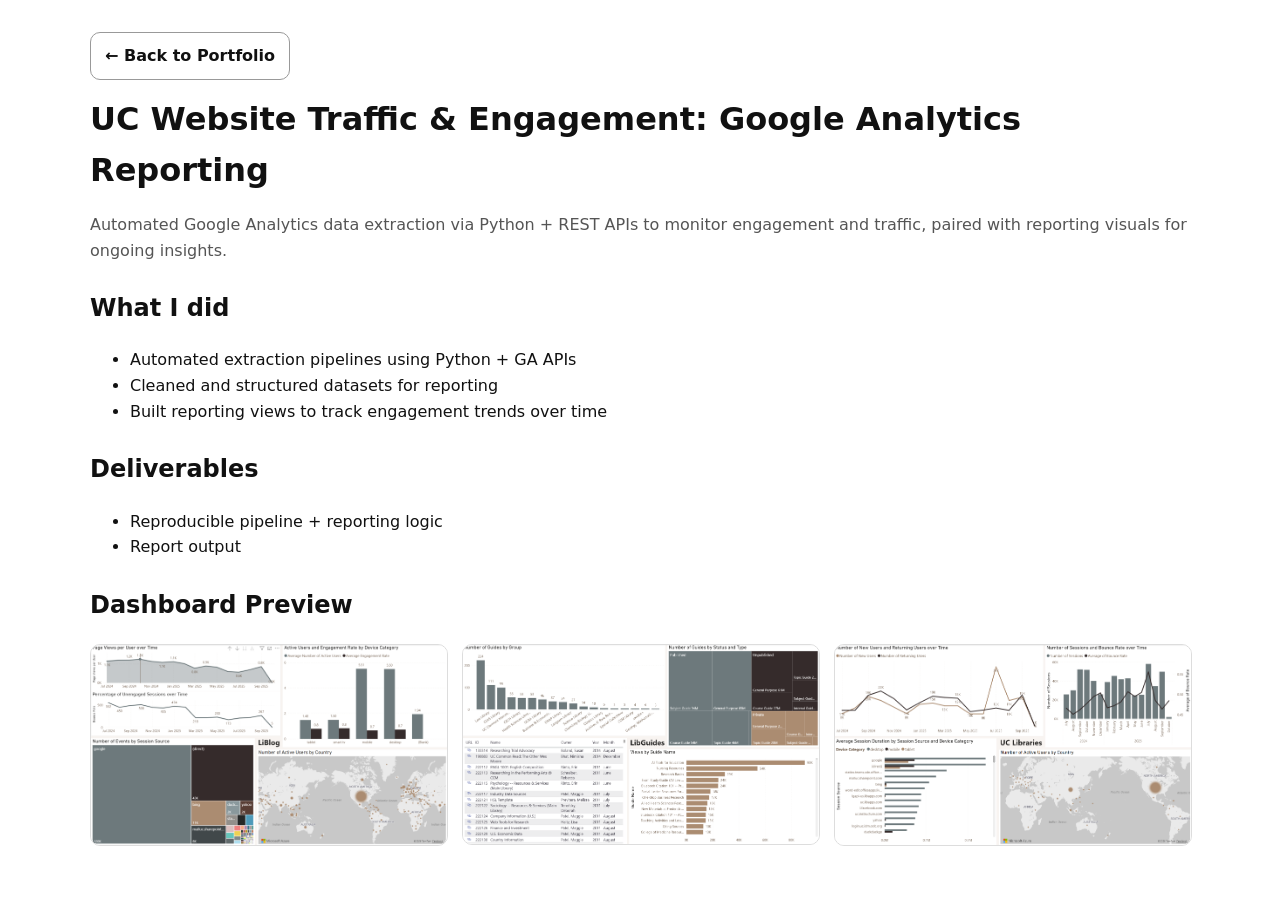
<file: static/projects/ga/index.html>
<!doctype html>
<html lang="en">
<head>
  <meta charset="utf-8" />
  <meta name="viewport" content="width=device-width,initial-scale=1" />
  <title>UC Website Traffic & Engagement: Google Analytics Reporting</title>
  <style>
    body{font-family:system-ui,-apple-system,Segoe UI,Roboto,Arial,sans-serif;max-width:1100px;margin:32px auto;padding:0 16px;line-height:1.6;color:#111;background:#fff}
    .top{display:flex;gap:12px;align-items:center;flex-wrap:wrap}
    .btn{display:inline-block;padding:10px 14px;border:1px solid #999;border-radius:10px;text-decoration:none;font-weight:600;color:inherit}
    .muted{color:#555}
    h1{margin:14px 0 6px}
    h2{margin-top:26px}
    .grid{display:grid;grid-template-columns:repeat(auto-fit,minmax(300px,1fr));gap:16px}
    img{width:100%;border:1px solid #ddd;border-radius:10px}
    a{color:#0b57d0}
  </style>
</head>
<body>
  <div class="top">
    <a class="btn" href="/">← Back to Portfolio</a>
  </div>

  <h1>UC Website Traffic & Engagement: Google Analytics Reporting</h1>
  <p class="muted">Automated Google Analytics data extraction via Python + REST APIs to monitor engagement and traffic, paired with reporting visuals for ongoing insights.</p>

  <h2>What I did</h2>
  <ul>
    <li>Automated extraction pipelines using Python + GA APIs</li>
    <li>Cleaned and structured datasets for reporting</li>
    <li>Built reporting views to track engagement trends over time</li>
  </ul>

  <h2>Deliverables</h2>
  <ul>
    <li>Reproducible pipeline + reporting logic</li>
    <li>Report output</li>
  </ul>

  <h2>Dashboard Preview</h2>
  <div class="grid">
    <img src="img/ga.png" alt="GA dashboard screenshot">
    <img src="img/ga1.png" alt="GA dashboard screenshot">
    <img src="img/ga2.png" alt="GA dashboard screenshot">
  </div>
</body>
</html>
</file>
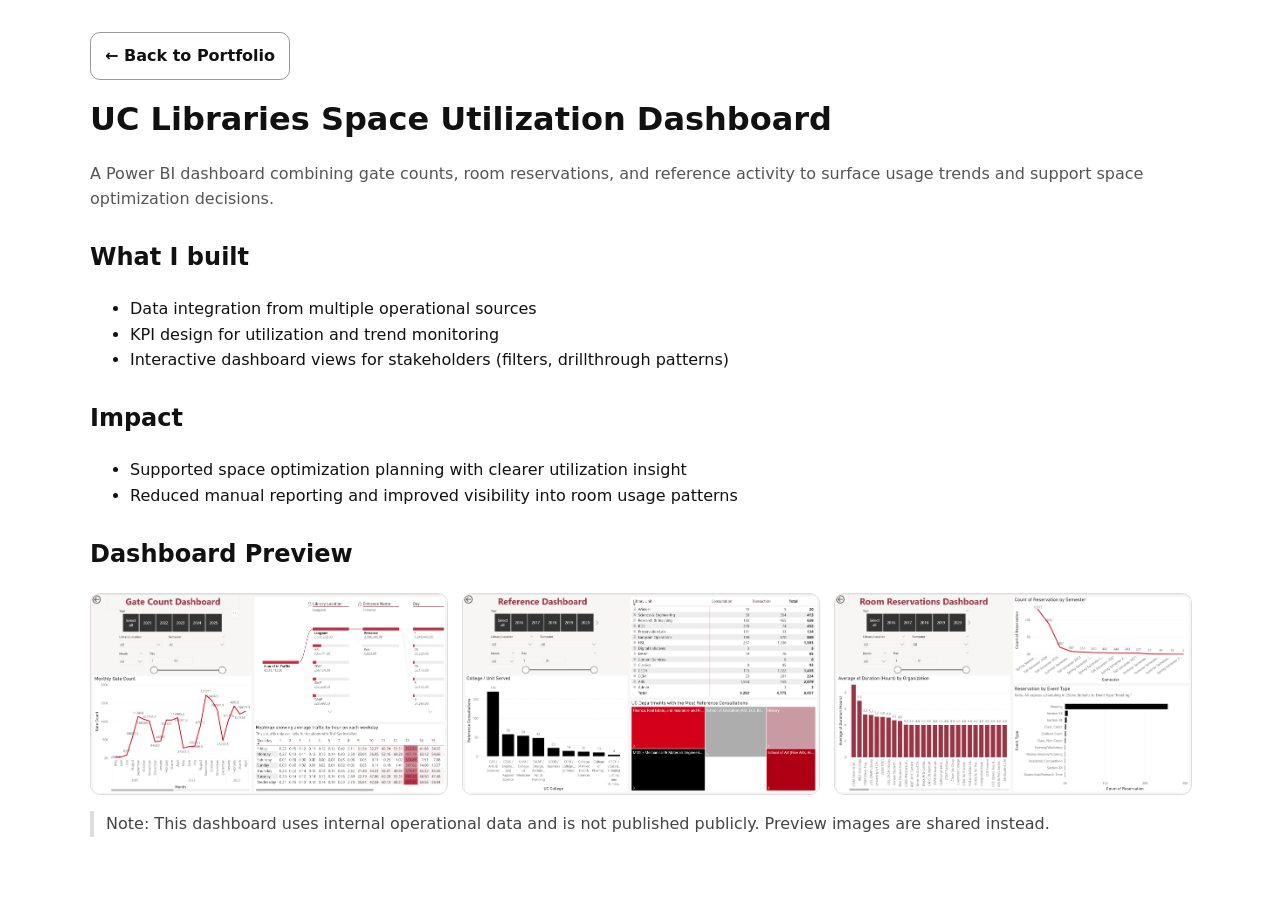
<file: static/projects/lib/index.html>
<!doctype html>
<html lang="en">
<head>
  <meta charset="utf-8" />
  <meta name="viewport" content="width=device-width,initial-scale=1" />
  <title>UC Libraries Space Utilization Dashboard</title>
  <style>
    body{font-family:system-ui,-apple-system,Segoe UI,Roboto,Arial,sans-serif;max-width:1100px;margin:32px auto;padding:0 16px;line-height:1.6;color:#111;background:#fff}
    .top{display:flex;gap:12px;align-items:center;flex-wrap:wrap}
    .btn{display:inline-block;padding:10px 14px;border:1px solid #999;border-radius:10px;text-decoration:none;font-weight:600;color:inherit}
    .muted{color:#555}
    h1{margin:14px 0 6px}
    h2{margin-top:26px}
    .grid{display:grid;grid-template-columns:repeat(auto-fit,minmax(300px,1fr));gap:16px}
    img{width:100%;border:1px solid #ddd;border-radius:10px}
    blockquote{border-left:4px solid #ddd;padding-left:12px;color:#444;margin:16px 0}
  </style>
</head>
<body>
  <div class="top">
    <a class="btn" href="/">← Back to Portfolio</a>
  </div>

  <h1>UC Libraries Space Utilization Dashboard</h1>
  <p class="muted">A Power BI dashboard combining gate counts, room reservations, and reference activity to surface usage trends and support space optimization decisions.</p>

  <h2>What I built</h2>
  <ul>
    <li>Data integration from multiple operational sources</li>
    <li>KPI design for utilization and trend monitoring</li>
    <li>Interactive dashboard views for stakeholders (filters, drillthrough patterns)</li>
  </ul>

  <h2>Impact</h2>
  <ul>
    <li>Supported space optimization planning with clearer utilization insight</li>
    <li>Reduced manual reporting and improved visibility into room usage patterns</li>
  </ul>

  <h2>Dashboard Preview</h2>
  <div class="grid">
    <img src="img/lib1.png" alt="Space Utilization dashboard preview">
    <img src="img/lib2.png" alt="Space Utilization dashboard preview">
    <img src="img/lib3.png" alt="Space Utilization dashboard preview">
  </div>

  <blockquote>
    Note: This dashboard uses internal operational data and is not published publicly. Preview images are shared instead.
  </blockquote>
</body>
</html>
</file>
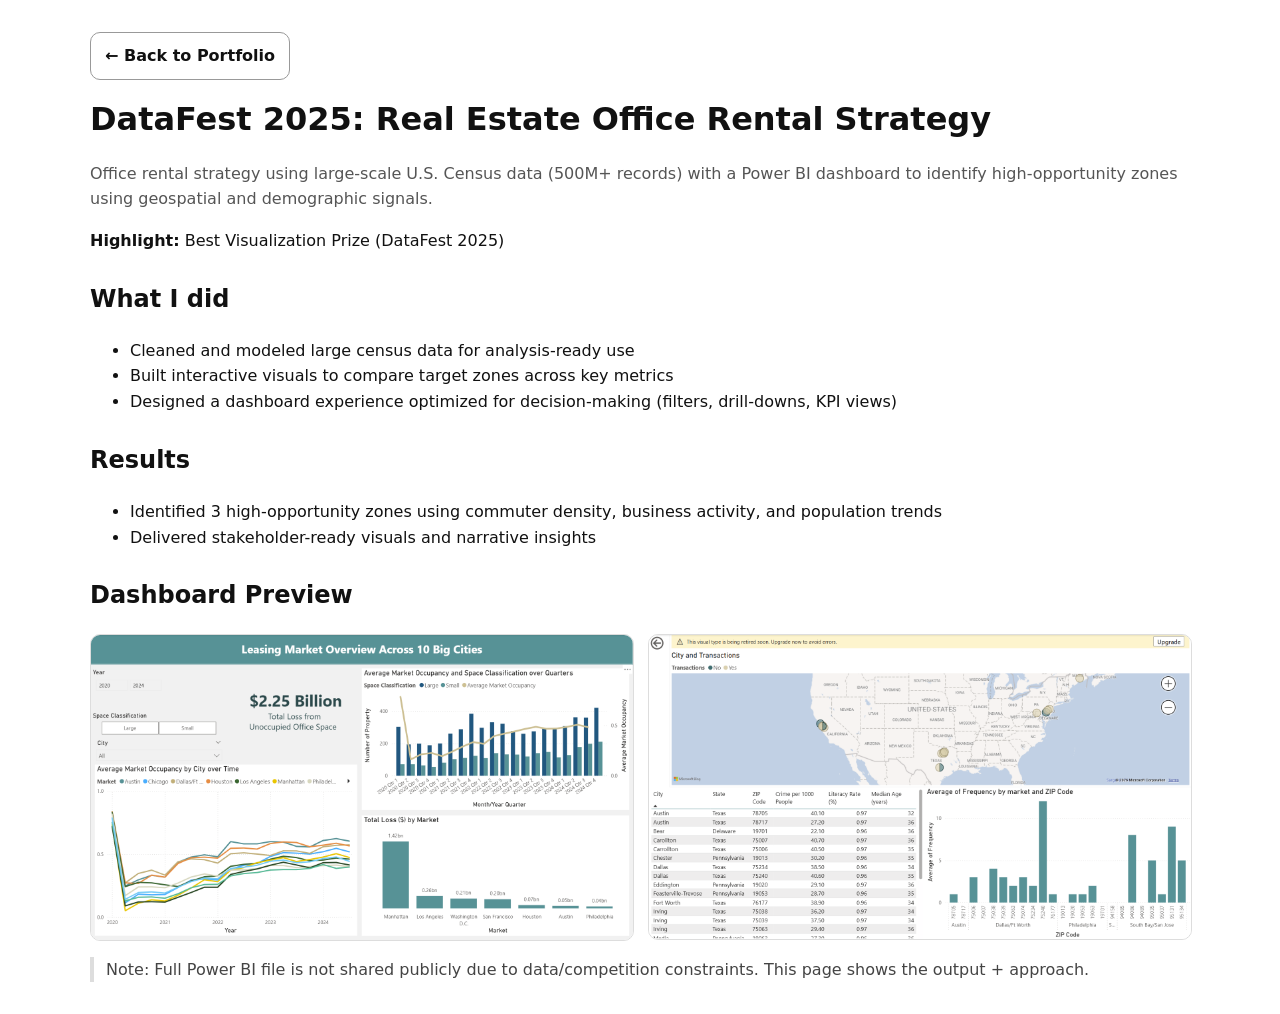
<file: static/projects/ra/index.html>
<!doctype html>
<html lang="en">
<head>
  <meta charset="utf-8" />
  <meta name="viewport" content="width=device-width,initial-scale=1" />
  <title>DataFest 2025: Real Estate Office Rental Strategy</title>
  <style>
    body{font-family:system-ui,-apple-system,Segoe UI,Roboto,Arial,sans-serif;max-width:1100px;margin:32px auto;padding:0 16px;line-height:1.6;color:#111;background:#fff}
    .top{display:flex;gap:12px;align-items:center;flex-wrap:wrap}
    .btn{display:inline-block;padding:10px 14px;border:1px solid #999;border-radius:10px;text-decoration:none;font-weight:600;color:inherit}
    .muted{color:#555}
    h1{margin:14px 0 6px}
    h2{margin-top:26px}
    .grid{display:grid;grid-template-columns:repeat(auto-fit,minmax(300px,1fr));gap:16px}
    img{width:100%;border:1px solid #ddd;border-radius:10px}
    blockquote{border-left:4px solid #ddd;padding-left:12px;color:#444;margin:16px 0}
  </style>
</head>
<body>
  <div class="top">
    <a class="btn" href="/">← Back to Portfolio</a>
  </div>

  <h1>DataFest 2025: Real Estate Office Rental Strategy</h1>
  <p class="muted">Office rental strategy using large-scale U.S. Census data (500M+ records) with a Power BI dashboard to identify high-opportunity zones using geospatial and demographic signals.</p>

  <p><strong>Highlight:</strong> Best Visualization Prize (DataFest 2025)</p>

  <h2>What I did</h2>
  <ul>
    <li>Cleaned and modeled large census data for analysis-ready use</li>
    <li>Built interactive visuals to compare target zones across key metrics</li>
    <li>Designed a dashboard experience optimized for decision-making (filters, drill-downs, KPI views)</li>
  </ul>

  <h2>Results</h2>
  <ul>
    <li>Identified 3 high-opportunity zones using commuter density, business activity, and population trends</li>
    <li>Delivered stakeholder-ready visuals and narrative insights</li>
  </ul>

  <h2>Dashboard Preview</h2>
  <div class="grid">
    <img src="img/ra.png" alt="DataFest dashboard preview">
    <img src="img/ra1.png" alt="DataFest dashboard preview">
  </div>

  <blockquote>
    Note: Full Power BI file is not shared publicly due to data/competition constraints. This page shows the output + approach.
  </blockquote>
</body>
</html>
</file>
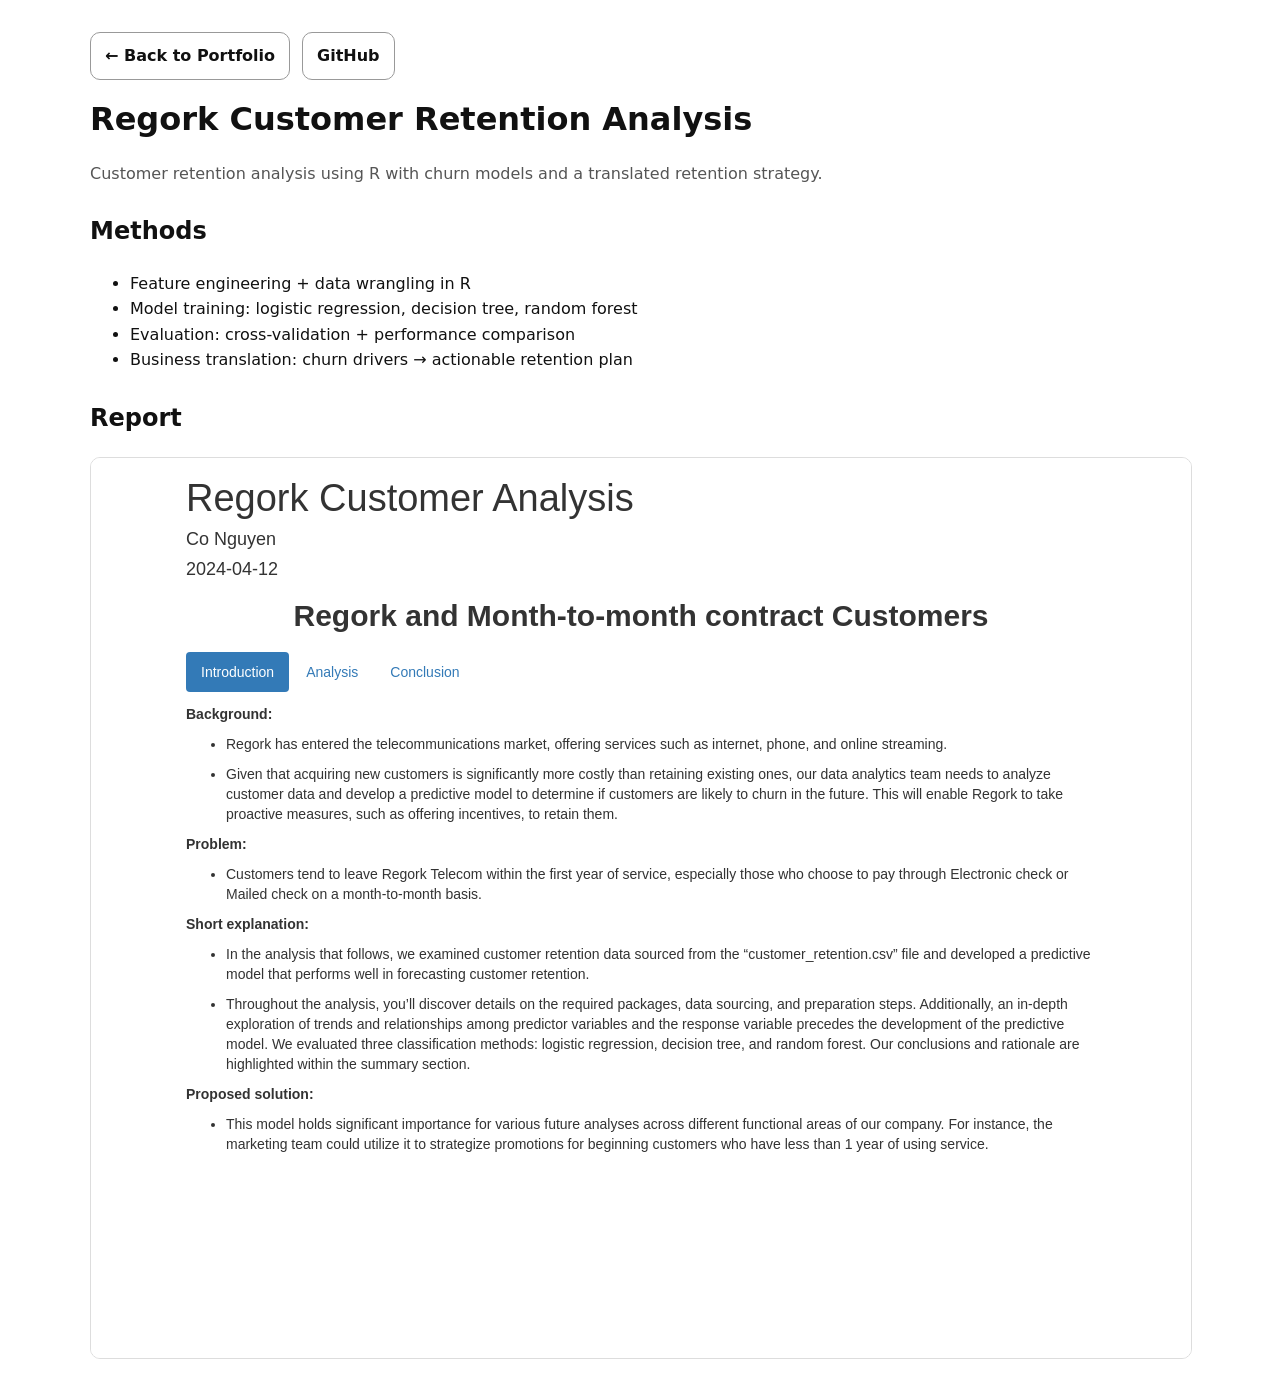
<file: static/projects/regork/index.html>
<!doctype html>
<html lang="en">
<head>
  <meta charset="utf-8" />
  <meta name="viewport" content="width=device-width,initial-scale=1" />
  <title>Regork Customer Retention Analysis</title>
  <style>
    body{font-family:system-ui,-apple-system,Segoe UI,Roboto,Arial,sans-serif;max-width:1100px;margin:32px auto;padding:0 16px;line-height:1.6;color:#111;background:#fff}
    .top{display:flex;gap:12px;align-items:center;flex-wrap:wrap}
    .btn{display:inline-block;padding:10px 14px;border:1px solid #999;border-radius:10px;text-decoration:none;font-weight:600;color:inherit}
    .muted{color:#555}
    h1{margin:14px 0 6px}
    h2{margin-top:26px}
    iframe{width:100%;height:900px;border:1px solid #ddd;border-radius:10px}
    a{color:#0b57d0}
  </style>
</head>
<body>
  <div class="top">
    <a class="btn" href="/">← Back to Portfolio</a>
    <a class="btn" href="https://github.com/vco1508/Regork-Customer-Analysis">GitHub</a>
  </div>

  <h1>Regork Customer Retention Analysis</h1>
  <p class="muted">Customer retention analysis using R with churn models and a translated retention strategy.</p>

  <h2>Methods</h2>
  <ul>
    <li>Feature engineering + data wrangling in R</li>
    <li>Model training: logistic regression, decision tree, random forest</li>
    <li>Evaluation: cross-validation + performance comparison</li>
    <li>Business translation: churn drivers → actionable retention plan</li>
  </ul>

  <h2>Report</h2>
  <iframe src="report.html" loading="lazy"></iframe>
</body>
</html>
</file>
